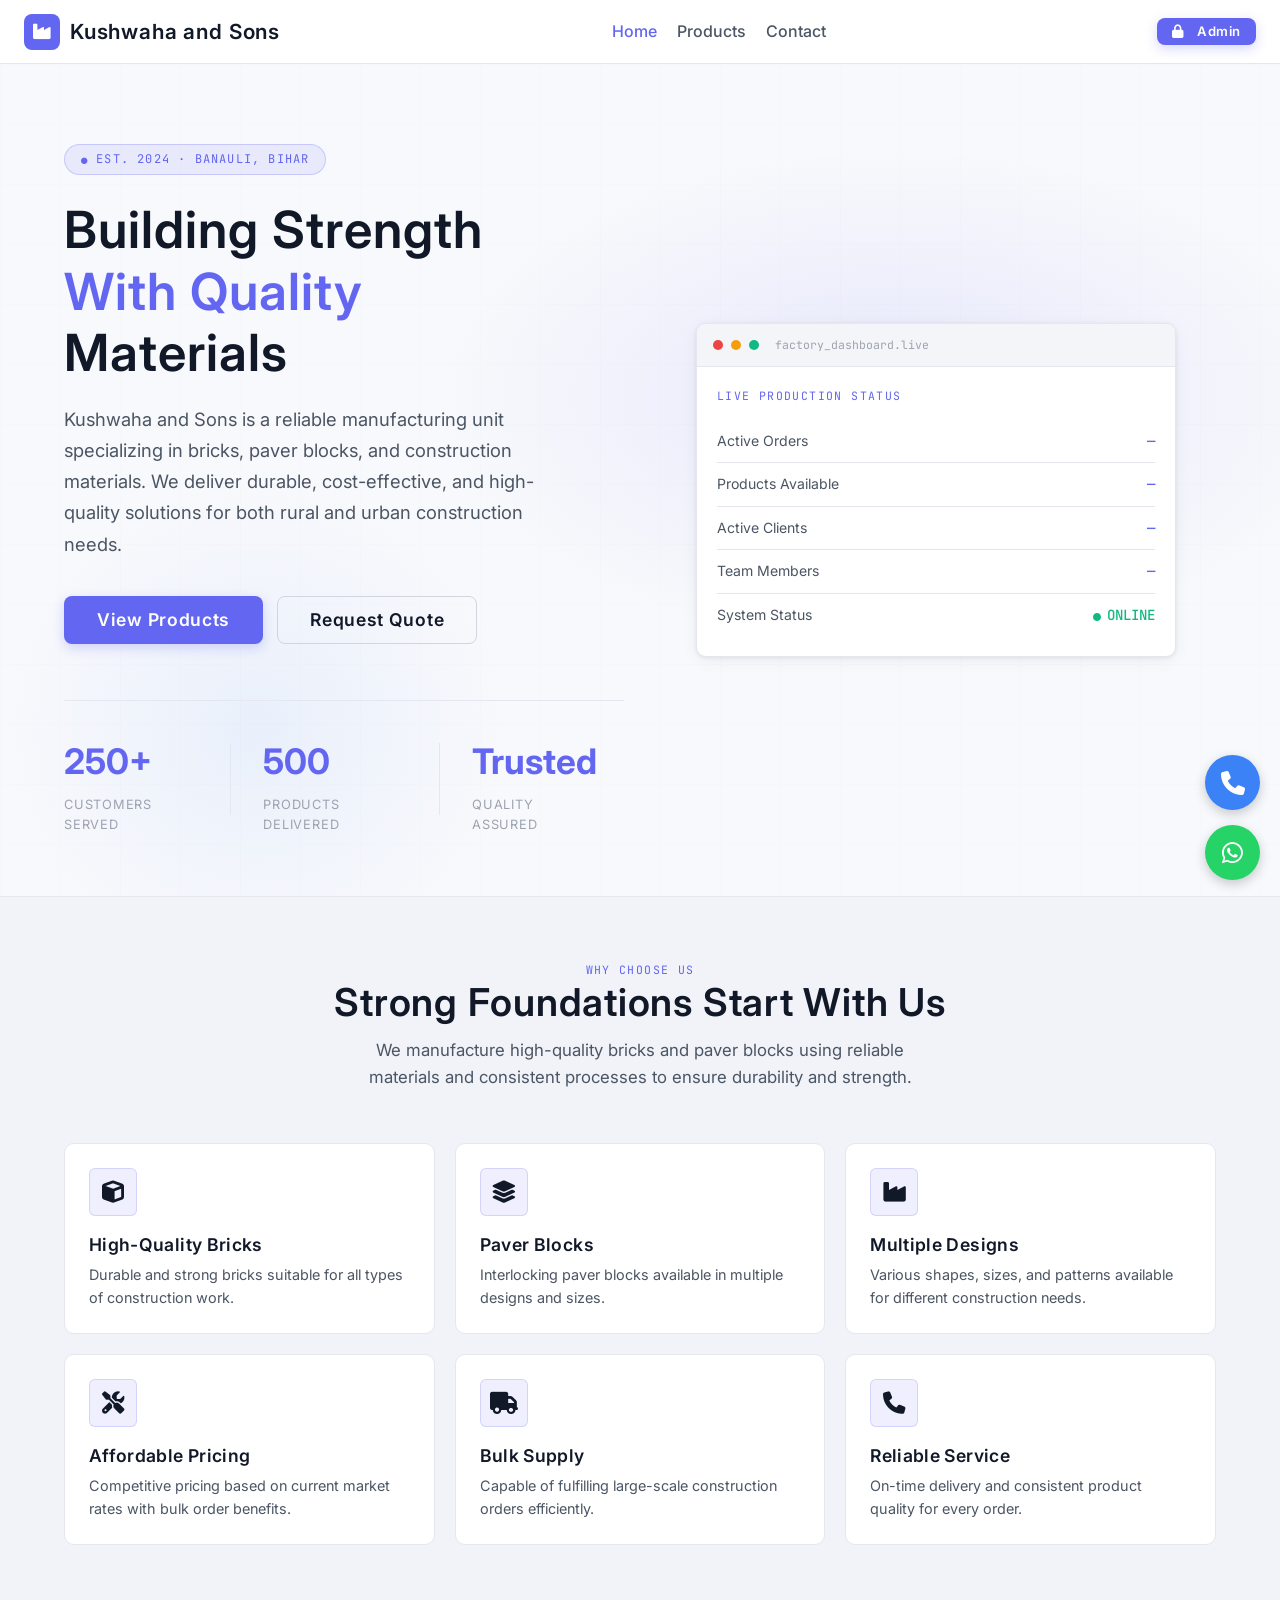
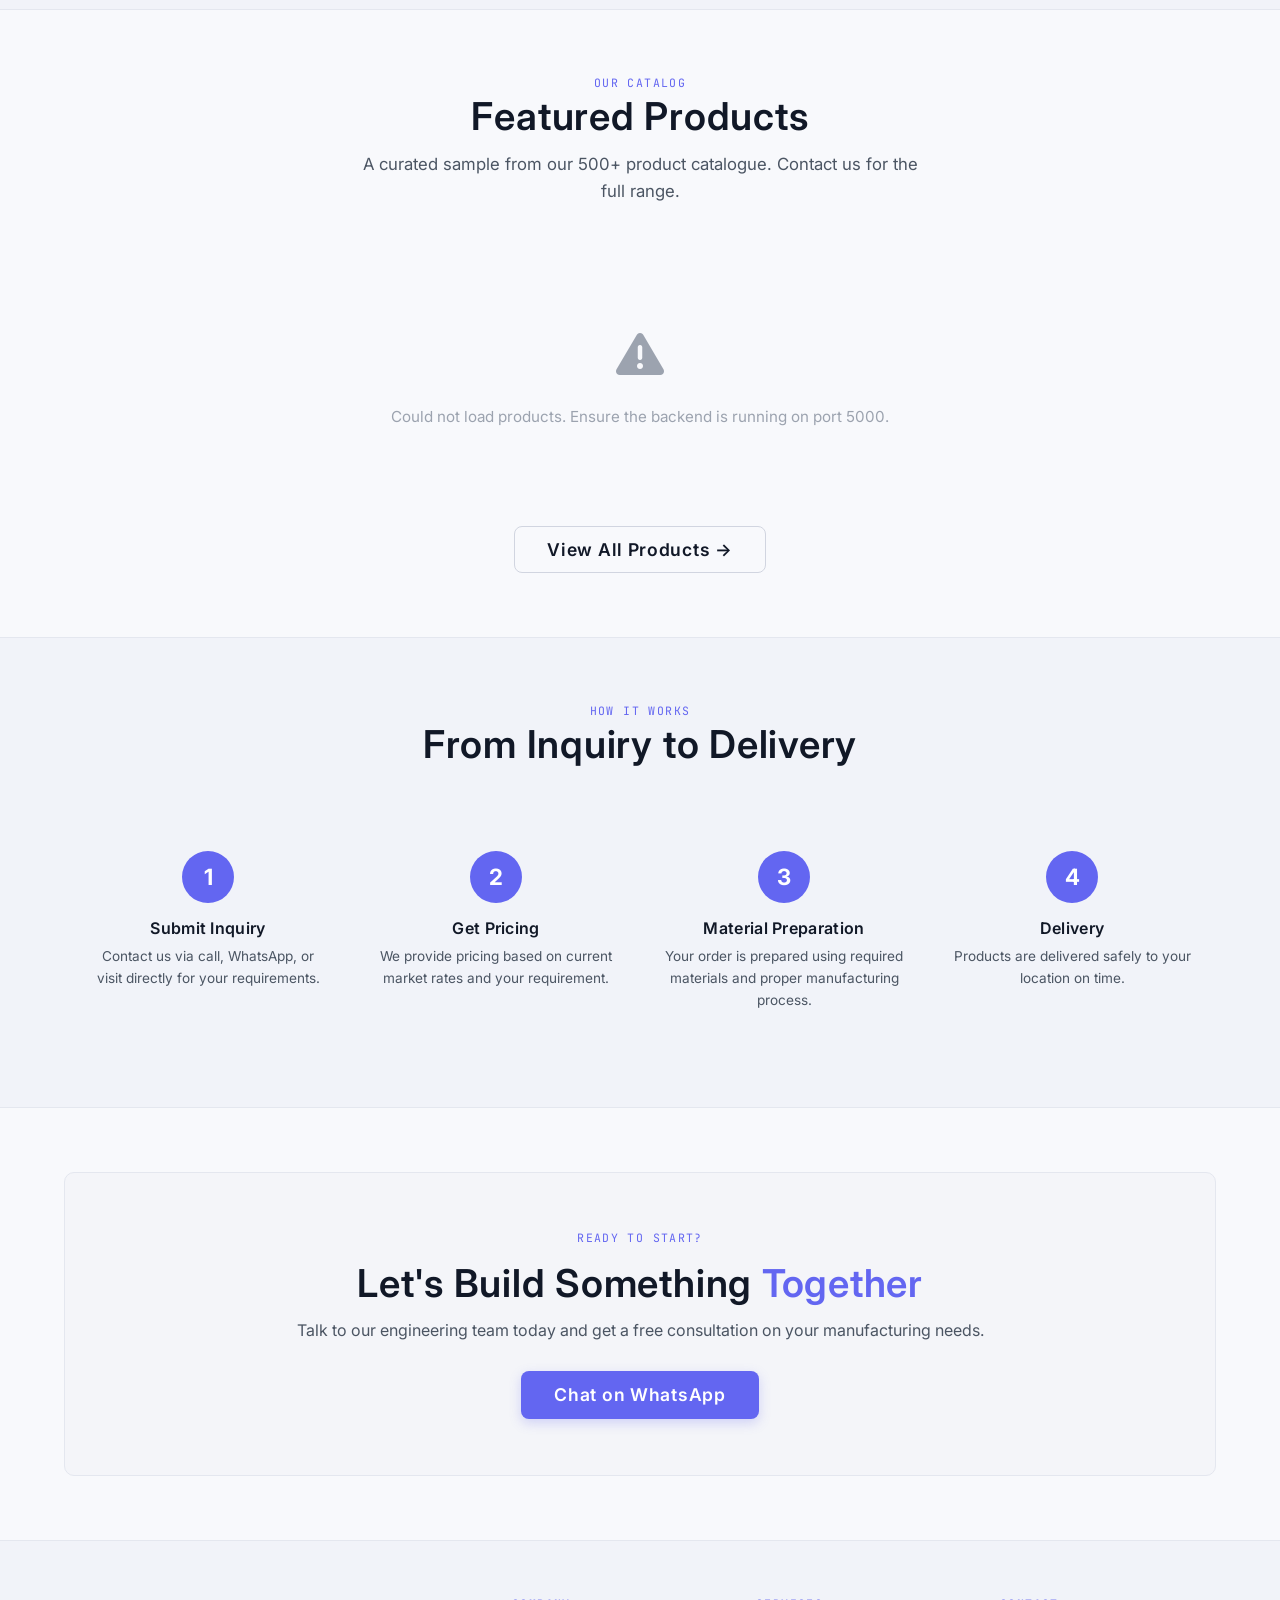
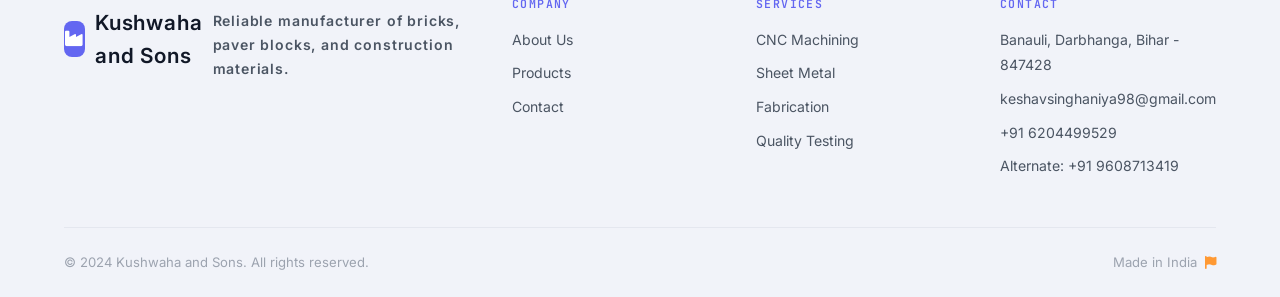
<file: index.html>
<!DOCTYPE html>
<html lang="en">
<head>
  <meta charset="UTF-8" />
  <meta name="viewport" content="width=device-width, initial-scale=1.0" />
  <title>Kushwaha and Sons – Bricks & Paver Block Manufacturer</title>
  <link rel="stylesheet" href="css/style.css" />
  <!-- Font Awesome Icons -->
  <link rel="stylesheet" href="https://cdnjs.cloudflare.com/ajax/libs/font-awesome/6.4.0/css/all.min.css" />
</head>
<body>

  <!-- ══ NAVBAR ══════════════════════════════════════════════ -->
  <nav class="navbar">
    <a href="index.html" class="nav-brand">
      <div class="brand-icon"><i class="fa-solid fa-industry"></i></div>
      Kushwaha and Sons
    </a>
    <div class="nav-links" id="navLinks">
      <a href="index.html" class="active">Home</a>
      <a href="products.html">Products</a>
      <a href="contact.html">Contact</a>
    </div>
    <a href="admin.html" class="btn btn-primary btn-sm nav-admin"><i class="fa-solid fa-lock" style="margin-right: 6px;"></i>Admin</a>
    <button class="nav-toggle" id="navToggle"><i class="fa-solid fa-bars"></i></button>
  </nav>

  <!-- ══ HERO ════════════════════════════════════════════════ -->
  <section class="hero">
    <div class="hero-bg"></div>
    <div class="hero-grid-pattern"></div>
    <div class="container">
      <div class="flex gap-4" style="align-items:center; flex-wrap:wrap;">

        <!-- Left column -->
        <div class="hero-content" style="flex:1; min-width:300px;">
          <div class="hero-eyebrow">
            <span><i class="fa-solid fa-circle" style="font-size:0.4rem;"></i></span> Est. 2024 · Banauli, Bihar
          </div>

          <h1>Building Strength<br><span>With Quality</span><br>Materials</h1>

          <p class="subtitle">
          Kushwaha and Sons is a reliable manufacturing unit specializing in bricks, paver blocks, and construction materials. 
          We deliver durable, cost-effective, and high-quality solutions for both rural and urban construction needs.
          </p>
          <div class="hero-actions">
            <a href="products.html" class="btn btn-primary btn-lg">View Products</a>
            <a href="contact.html" class="btn btn-outline btn-lg">Request Quote</a>
          </div>
          <div class="hero-stats">
            <div class="hero-stat-item">
              <div class="num">250+</div>
              <div class="desc">Customers Served</div>
            </div>
            <div class="hero-stat-item">
              <div class="num">500</div>
              <div class="desc">Products Delivered</div>
            </div>
            <div class="hero-stat-item">
              <div class="num">Trusted</div>
              <div class="desc">Quality Assured</div>
            </div>
          </div>
        </div>

        <!-- Right column — live-stats visual -->
        <div class="hero-image-col" style="flex:1; min-width:280px;">
          <div class="hero-visual">
            <div class="hero-visual-header">
              <div class="dot" style="background:#ef4444"></div>
              <div class="dot" style="background:#f59e0b"></div>
              <div class="dot" style="background:#10b981"></div>
              <span style="margin-left:8px; font-family:var(--font-mono); font-size:0.72rem; color:var(--text-muted)">factory_dashboard.live</span>
            </div>
            <div class="hero-visual-body">
              <div class="label" style="margin-bottom:14px;">Live Production Status</div>
              <div class="factory-stat-row"><span class="s-label">Active Orders</span><span class="s-val" id="liveOrders">—</span></div>
              <div class="factory-stat-row"><span class="s-label">Products Available</span><span class="s-val" id="liveProducts">—</span></div>
              <div class="factory-stat-row"><span class="s-label">Active Clients</span><span class="s-val" id="liveClients">—</span></div>
              <div class="factory-stat-row"><span class="s-label">Team Members</span><span class="s-val" id="liveEmployees">—</span></div>
              <div class="factory-stat-row"><span class="s-label">System Status</span><span class="s-val" style="color:var(--green)"><i class="fa-solid fa-circle" style="font-size:0.5rem; margin-right:6px;"></i>ONLINE</span></div>
            </div>
          </div>
        </div>

      </div>
    </div>
  </section>

  <!-- ══ FEATURES ════════════════════════════════════════════ -->
  <section style="background:var(--bg-secondary); border-top:1px solid var(--border); border-bottom:1px solid var(--border);">
    <div class="container">
      <div class="section-header">
        <div class="label">Why Choose Us</div>
        <h2>Strong Foundations Start With Us</h2>
        <p>We manufacture high-quality bricks and paver blocks using reliable materials and consistent processes to ensure durability and strength.</p>      </div>
      <div class="features-grid">
        <div class="feature-card">
          <div class="feature-icon"><i class="fa-solid fa-cube"></i></div>
          <h3>High-Quality Bricks</h3>
          <p>Durable and strong bricks suitable for all types of construction work.</p>
        </div>
        <div class="feature-card">
          <div class="feature-icon"><i class="fa-solid fa-layer-group"></i></div>
          <h3>Paver Blocks</h3>
          <p>Interlocking paver blocks available in multiple designs and sizes.</p>
        </div>
        <div class="feature-card">
          <div class="feature-icon"><i class="fa-solid fa-industry"></i></div>
          <h3>Multiple Designs</h3>
          <p>Various shapes, sizes, and patterns available for different construction needs.</p>       
         </div>
        <div class="feature-card">
          <div class="feature-icon"><i class="fa-solid fa-tools"></i></div>
          <h3>Affordable Pricing</h3>
          <p>Competitive pricing based on current market rates with bulk order benefits.</p>
        </div>
        <div class="feature-card">
          <div class="feature-icon"><i class="fa-solid fa-truck"></i></div>
          <h3>Bulk Supply</h3>
          <p>Capable of fulfilling large-scale construction orders efficiently.</p>
        </div>
        <div class="feature-card">
          <div class="feature-icon"><i class="fa-solid fa-phone"></i></div>
          <h3>Reliable Service</h3>
          <p>On-time delivery and consistent product quality for every order.</p>
        </div>
      </div>
    </div>
  </section>

  <!-- ══ PRODUCTS PREVIEW ════════════════════════════════════ -->
  <section>
    <div class="container">
      <div class="section-header">
        <div class="label">Our Catalog</div>
        <h2>Featured Products</h2>
        <p>A curated sample from our 500+ product catalogue. Contact us for the full range.</p>
      </div>
      <div class="products-grid" id="featuredProducts">
        <!-- Injected by main.js -->
        <div class="loading-state"><div class="spinner"></div><p style="margin-top:12px">Loading products…</p></div>
      </div>
      <div style="text-align:center; margin-top:36px;">
        <a href="products.html" class="btn btn-outline btn-lg">View All Products →</a>
      </div>
    </div>
  </section>

  <!-- ══ PROCESS ══════════════════════════════════════════════ -->
  <section style="background:var(--bg-secondary); border-top:1px solid var(--border); border-bottom:1px solid var(--border);">
    <div class="container">
      <div class="section-header">
        <div class="label">How It Works</div>
        <h2>From Inquiry to Delivery</h2>
      </div>
      <div class="process-steps">
        <div class="process-step">
          <div class="step-num">1</div>
          <h4>Submit Inquiry</h4>
          <p>Contact us via call, WhatsApp, or visit directly for your requirements.</p>
        </div>
        <div class="process-step">
          <div class="step-num">2</div>
          <h4>Get Pricing</h4>
            <p>We provide pricing based on current market rates and your requirement.</p>
        </div>
        <div class="process-step">
          <div class="step-num">3</div>
          <h4>Material Preparation</h4>
          <p>Your order is prepared using required materials and proper manufacturing process.</p>
        </div>
        <div class="process-step">
          <div class="step-num">4</div>
          <h4>Delivery</h4>
          <p>Products are delivered safely to your location on time.</p>
      </div>
    </div>
  </section>

  <!-- ══ CTA ══════════════════════════════════════════════════ -->
  <section>
    <div class="container">
      <div class="cta-banner">
        <div class="label" style="margin-bottom:12px;">Ready to Start?</div>
        <h2>Let's Build Something <span class="text-accent">Together</span></h2>
        <p>Talk to our engineering team today and get a free consultation on your manufacturing needs.</p>
        <a href="https://wa.me/916204499529" target="_blank" class="btn btn-primary btn-lg">
          Chat on WhatsApp
        </a>
      </div>
    </div>
  </section>

  <!-- ══ FOOTER ═══════════════════════════════════════════════ -->
  <footer>
    <div class="container">
      <div class="footer-grid">
        <div class="footer-brand">
          <div class="nav-brand" style="margin-bottom:12px;">
            <div class="brand-icon"><i class="fa-solid fa-industry"></i></div> Kushwaha and Sons
              <p>Reliable manufacturer of bricks, paver blocks, and construction materials.</p>
          </div>          
        </div>
        <div class="footer-col">
          <h5>Company</h5>
          <ul>
            <li><a href="index.html">About Us</a></li>
            <li><a href="products.html">Products</a></li>
            <li><a href="contact.html">Contact</a></li>
          </ul>
        </div>
        <div class="footer-col">
          <h5>Services</h5>
          <ul>
            <li><a href="#">CNC Machining</a></li>
            <li><a href="#">Sheet Metal</a></li>
            <li><a href="#">Fabrication</a></li>
            <li><a href="#">Quality Testing</a></li>
          </ul>
        </div>
        <div class="footer-col">
          <h5>Contact</h5>
          <ul>
            <li><a href="https://www.google.com/maps/dir/Banauli,+Bihar,+India/Prism+Cement+-+Pritam+Hardware,+Banauli,+Madhopur,+Bihar+847428/"
                   target="_blank">
                  Banauli, Darbhanga, Bihar - 847428
                </a>
              </li>
            <li><a href="mailto:keshavsinghaniya98@gmail.com">keshavsinghaniya98@gmail.com
                </a>
              </li>
            <li><a href="tel:+916204499529">+91 6204499529</a></li>
            <li><a href="tel:+919608713419">Alternate: +91 9608713419</a></li>
          </ul>
        </div>
      </div>
      <div class="footer-bottom">
        <span>© 2024 Kushwaha and Sons. All rights reserved.</span>
        <span>Made in India <i class="fa-solid fa-flag" style="color:#FF9933; margin-left:4px;"></i></span>
      </div>
    </div>
  </footer>

  <div class="toast" id="toast">
    <span class="toast-icon" id="toastIcon"><i class="fa-solid fa-circle-check"></i></span>
    <span class="toast-msg" id="toastMsg"></span>
  </div>

  <!-- Floating Buttons -->
  <a href="tel:+916204499529" class="floating-btn call-btn">
    <i class="fa-solid fa-phone"></i>
  </a>

  <a href="https://wa.me/916204499529" target="_blank" class="floating-btn whatsapp-btn">
    <i class="fa-brands fa-whatsapp"></i>
  </a>

  <script src="js/main.js"></script>
</body>
</html>
</file>
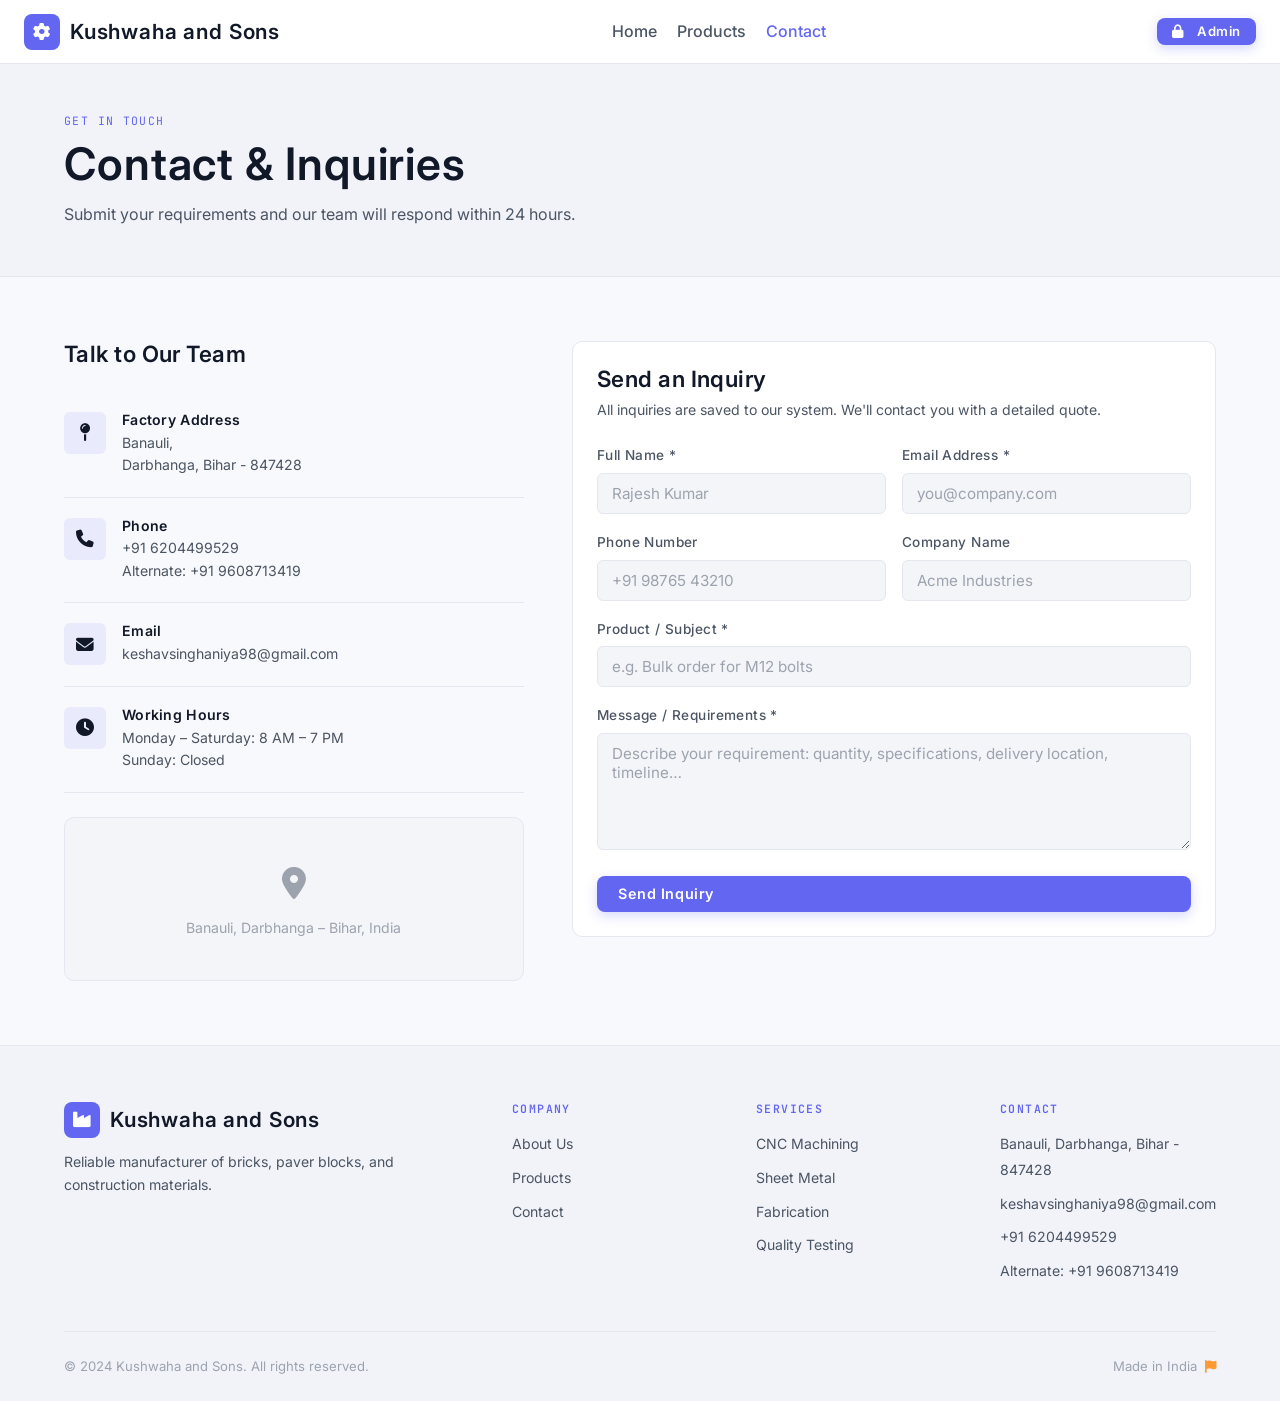
<file: contact.html>
<!DOCTYPE html>
<html lang="en">
<head>
  <meta charset="UTF-8" />
  <meta name="viewport" content="width=device-width, initial-scale=1.0" />
  <title>Contact Us – Kushwaha and Sons</title>
  <link rel="stylesheet" href="css/style.css" />
  <!-- Font Awesome Icons -->
  <link rel="stylesheet" href="https://cdnjs.cloudflare.com/ajax/libs/font-awesome/6.4.0/css/all.min.css" />
</head>
<body>

  <!-- NAVBAR -->
  <nav class="navbar">
    <a href="index.html" class="nav-brand">
      <div class="brand-icon"><i class="fa-solid fa-gear"></i></div>
      Kushwaha and Sons
    </a>
    <div class="nav-links" id="navLinks">
      <a href="index.html">Home</a>
      <a href="products.html">Products</a>
      <a href="contact.html" class="active">Contact</a>
    </div>
    <a href="admin.html" class="btn btn-primary btn-sm nav-admin"><i class="fa-solid fa-lock" style="margin-right: 6px;"></i>Admin</a>
    <button class="nav-toggle" id="navToggle"><i class="fa-solid fa-bars"></i></button>
  </nav>

  <!-- PAGE HEADER -->
  <div class="page-header">
    <div class="container">
      <div class="label">Get In Touch</div>
      <h1>Contact & Inquiries</h1>
      <p>Submit your requirements and our team will respond within 24 hours.</p>
    </div>
  </div>

  <!-- CONTACT SECTION -->
  <section>
    <div class="container">
      <div class="contact-grid">

        <!-- Info Panel -->
        <div>
          <h3 style="margin-bottom:24px;">Talk to Our Team</h3>
          <div class="contact-info-item">
            <div class="contact-icon"><i class="fa-solid fa-map-pin"></i></div>
            <div>
              <h4>Factory Address</h4>
              <p>Banauli,<br>Darbhanga, Bihar - 847428</p>
            </div>
          </div>
          <div class="contact-info-item">
            <div class="contact-icon"><i class="fa-solid fa-phone"></i></div>
            <div>
              <h4>Phone</h4>
              <p>+91 6204499529<br>Alternate: +91 9608713419</p>
            </div>
          </div>
          <div class="contact-info-item">
            <div class="contact-icon"><i class="fa-solid fa-envelope"></i></div>
            <div>
              <h4>Email</h4>
              <p>keshavsinghaniya98@gmail.com</p>
            </div>
          </div>
          <div class="contact-info-item">
            <div class="contact-icon"><i class="fa-solid fa-clock"></i></div>
            <div>
              <h4>Working Hours</h4>
              <p>Monday – Saturday: 8 AM – 7 PM<br>Sunday: Closed</p>
            </div>
          </div>

          <!-- Map placeholder -->
          <div style="margin-top:24px; background:var(--bg-elevated); border:1px solid var(--border); border-radius:var(--radius-lg); padding:40px; text-align:center; color:var(--text-muted);">
            <div style="font-size:2rem; margin-bottom:8px;"><i class="fa-solid fa-location-dot"></i></div>
            <p style="font-size:0.88rem;">Banauli, Darbhanga – Bihar, India</p>
          </div>
        </div>

        <!-- Form Panel -->
        <div class="card">
          <h3 style="margin-bottom:6px;">Send an Inquiry</h3>
          <p style="color:var(--text-secondary); font-size:0.88rem; margin-bottom:24px;">
            All inquiries are saved to our system. We'll contact you with a detailed quote.
          </p>

          <form id="contactForm" novalidate>
            <div style="display:grid; grid-template-columns:1fr 1fr; gap:16px;">
              <div class="form-group">
                <label for="name">Full Name *</label>
                <input type="text" id="name" class="form-control" placeholder="Rajesh Kumar" required />
              </div>
              <div class="form-group">
                <label for="email">Email Address *</label>
                <input type="email" id="email" class="form-control" placeholder="you@company.com" required />
              </div>
            </div>
            <div style="display:grid; grid-template-columns:1fr 1fr; gap:16px;">
              <div class="form-group">
                <label for="phone">Phone Number</label>
                <input type="tel" id="phone" class="form-control" placeholder="+91 98765 43210" />
              </div>
              <div class="form-group">
                <label for="company">Company Name</label>
                <input type="text" id="company" class="form-control" placeholder="Acme Industries" />
              </div>
            </div>
            <div class="form-group">
              <label for="subject">Product / Subject *</label>
              <input type="text" id="subject" class="form-control" placeholder="e.g. Bulk order for M12 bolts" required />
            </div>
            <div class="form-group">
              <label for="message">Message / Requirements *</label>
              <textarea id="message" class="form-control" rows="5"
                placeholder="Describe your requirement: quantity, specifications, delivery location, timeline…" required></textarea>
            </div>

            <!-- Validation error display -->
            <div id="formError" style="color:var(--red); font-size:0.85rem; margin-bottom:12px; display:none;"></div>

            <button type="submit" class="btn btn-primary" style="width:100%;" id="submitBtn">
              <span id="submitText">Send Inquiry</span>
              <span id="submitSpinner" class="spinner" style="display:none;"></span>
            </button>
          </form>
        </div>

      </div>
    </div>
  </section>

  <!-- FOOTER -->
  <footer>
    <div class="container">
      <div class="footer-grid">
        <div class="footer-brand">
          <div class="nav-brand" style="margin-bottom:12px;">
            <div class="brand-icon"><i class="fa-solid fa-industry"></i></div> Kushwaha and Sons
          </div>
          <p>Reliable manufacturer of bricks, paver blocks, and construction materials.</p>
        </div>
        <div class="footer-col"><h5>Company</h5><ul><li><a href="index.html">About Us</a></li><li><a href="products.html">Products</a></li><li><a href="contact.html">Contact</a></li></ul></div>
        <div class="footer-col"><h5>Services</h5><ul><li><a href="#">CNC Machining</a></li><li><a href="#">Sheet Metal</a></li><li><a href="#">Fabrication</a></li><li><a href="#">Quality Testing</a></li></ul></div>
        <div class="footer-col"><h5>Contact</h5><ul><li><a href="https://www.google.com/maps/dir/Banauli,+Bihar,+India/Prism+Cement+-+Pritam+Hardware,+Banauli,+Madhopur,+Bihar+847428/" target="_blank">Banauli, Darbhanga, Bihar - 847428</a></li><li><a href="mailto:keshavsinghaniya98@gmail.com">keshavsinghaniya98@gmail.com</a></li><li><a href="tel:+916204499529">+91 6204499529</a></li><li><a href="tel:+919608713419">Alternate: +91 9608713419</a></li></ul></div>
      </div>
      <div class="footer-bottom"><span>© 2024 Kushwaha and Sons. All rights reserved.</span><span>Made in India <i class="fa-solid fa-flag" style="color:#FF9933; margin-left:4px;"></i></span></div>
    </div>
  </footer>

  <div class="toast" id="toast">
    <span class="toast-icon" id="toastIcon"><i class="fa-solid fa-circle-check"></i></span>
    <span class="toast-msg" id="toastMsg"></span>
  </div>

  <script src="js/main.js"></script>
  <script>
    document.addEventListener('DOMContentLoaded', () => {
      // Pre-fill product if coming from products page
      const params  = new URLSearchParams(window.location.search);
      const product = params.get('product');
      if (product) {
        document.getElementById('subject').value = `Inquiry: ${product}`;
      }

      const form         = document.getElementById('contactForm');
      const submitBtn    = document.getElementById('submitBtn');
      const submitText   = document.getElementById('submitText');
      const submitSpinner= document.getElementById('submitSpinner');
      const formError    = document.getElementById('formError');

      form.addEventListener('submit', async (e) => {
        e.preventDefault();
        formError.style.display = 'none';

        // Validate
        const name    = document.getElementById('name').value.trim();
        const email   = document.getElementById('email').value.trim();
        const message = document.getElementById('message').value.trim();

        if (!name || !email || !message) {
          formError.textContent = 'Please fill in all required fields (*)';
          formError.style.display = 'block';
          return;
        }
        if (!/^\S+@\S+\.\S+$/.test(email)) {
          formError.textContent = 'Please enter a valid email address.';
          formError.style.display = 'block';
          return;
        }

        // Submit
        submitBtn.disabled = true;
        submitText.textContent = 'Sending…';
        submitSpinner.style.display = 'inline-block';

        try {
          const res = await fetch(`${API_BASE}/clients`, {
            method: 'POST',
            headers: { 'Content-Type': 'application/json' },
            body: JSON.stringify({
              name,
              email,
              phone:   document.getElementById('phone').value.trim(),
              company: document.getElementById('company').value.trim(),
              message: `[${document.getElementById('subject').value}] ${message}`
            })
          });

          const data = await res.json();
          if (res.ok) {
            showToast('Inquiry sent! We\'ll get back to you within 24 hours.', 'success');
            form.reset();
          } else {
            formError.textContent = data.message || 'Submission failed. Please try again.';
            formError.style.display = 'block';
          }
        } catch {
          formError.textContent = 'Network error. Please check your connection.';
          formError.style.display = 'block';
        } finally {
          submitBtn.disabled = false;
          submitText.textContent = 'Send Inquiry';
          submitSpinner.style.display = 'none';
        }
      });
    });
  </script>
</body>
</html>
</file>
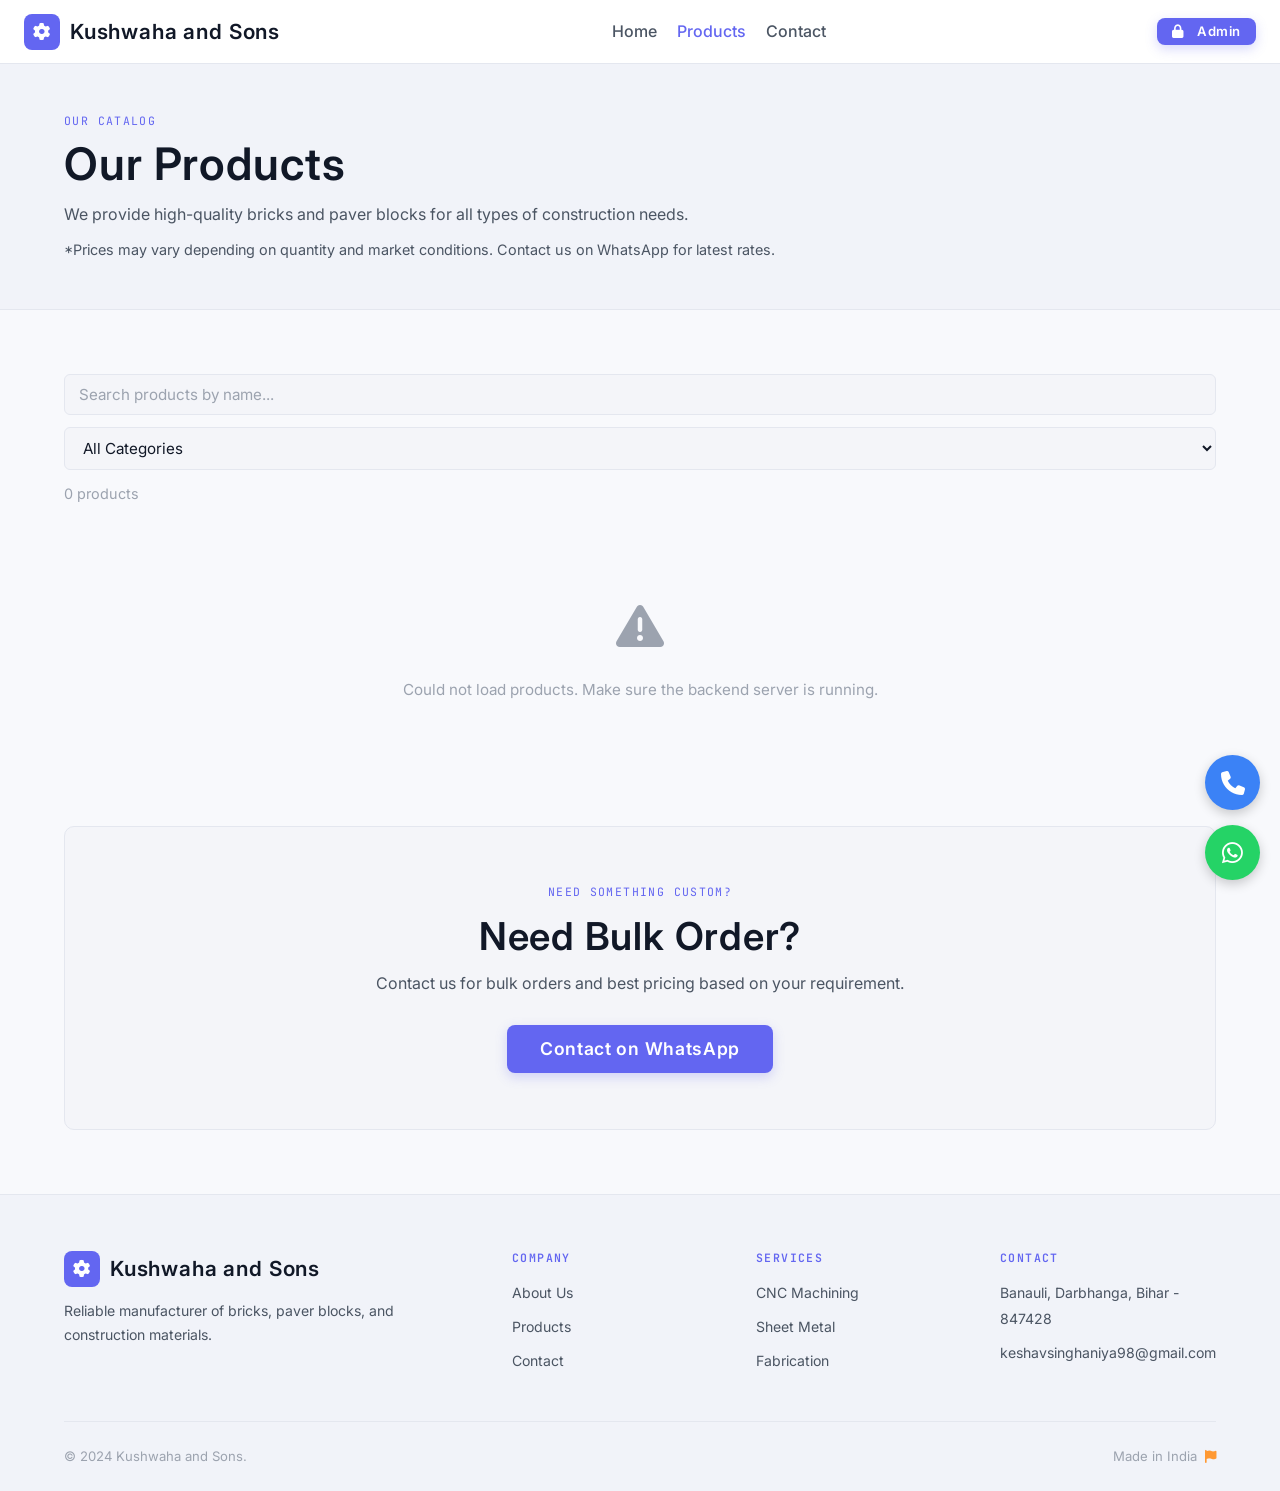
<file: products.html>
<!DOCTYPE html>
<html lang="en">
<head>
  <meta charset="UTF-8" />
  <meta name="viewport" content="width=device-width, initial-scale=1.0" />
  <title>Products – Kushwaha and Sons</title>
  <link rel="stylesheet" href="css/style.css" />
  <!-- Font Awesome Icons -->
  <link rel="stylesheet" href="https://cdnjs.cloudflare.com/ajax/libs/font-awesome/6.4.0/css/all.min.css" />
</head>
<body>

  <!-- NAVBAR -->
  <nav class="navbar">
    <a href="index.html" class="nav-brand">
      <div class="brand-icon"><i class="fa-solid fa-gear"></i></div>
      Kushwaha and Sons
    </a>
    <div class="nav-links" id="navLinks">
      <a href="index.html">Home</a>
      <a href="products.html" class="active">Products</a>
      <a href="contact.html">Contact</a>
    </div>
    <a href="admin.html" class="btn btn-primary btn-sm nav-admin"><i class="fa-solid fa-lock" style="margin-right: 6px;"></i>Admin</a>
    <button class="nav-toggle" id="navToggle"><i class="fa-solid fa-bars"></i></button>
  </nav>

  <!-- PAGE HEADER -->
  <div class="page-header">
    <div class="container">
      <div class="label">Our Catalog</div>
      <h1>Our Products</h1>
      <p>We provide high-quality bricks and paver blocks for all types of construction needs.</p>
      <p class="price-note">*Prices may vary depending on quantity and market conditions. Contact us on WhatsApp for latest rates.</p>
    </div>
  </div>

  <!-- MAIN CONTENT -->
  <section>
    <div class="container">      

      <!-- Search & Filter Bar -->
      <div style="display:flex; gap:12px; margin-bottom:24px; flex-wrap:wrap; align-items:center;">
        <input type="text" id="searchInput" class="form-control" placeholder="Search products by name..." style="flex:1; min-width:200px;" />
        <select id="categoryFilter" class="form-control" style="min-width:150px;">
          <option value="">All Categories</option>
        </select>
        <div style="font-size:0.9rem; color:var(--text-muted);">
          <span id="productCount">0 products</span>
        </div>
      </div>

      <!-- Product Grid -->
      <div class="products-grid" id="productsGrid">
        <div class="loading-state"><div class="spinner"></div><p style="margin-top:12px">Loading products…</p></div>
      </div>

    </div>
  </section>

  <!-- CTA -->
  <section style="padding-top:0;">
    <div class="container">
      <div class="cta-banner">
        <div class="label" style="margin-bottom:12px;">Need Something Custom?</div>
        <h2>Need Bulk Order?</h2>
        <p>Contact us for bulk orders and best pricing based on your requirement.</p>
        <a href="https://wa.me/916204499529" target="_blank" class="btn btn-primary btn-lg">
          Contact on WhatsApp
        </a>
      </div>
    </div>
  </section>

  <!-- FOOTER -->
  <footer>
    <div class="container">
      <div class="footer-grid">
        <div class="footer-brand">
          <div class="nav-brand" style="margin-bottom:12px;"><div class="brand-icon"><i class="fa-solid fa-gear"></i></div> Kushwaha and Sons</div>
          <p>Reliable manufacturer of bricks, paver blocks, and construction materials.</p>
        </div>
        <div class="footer-col"><h5>Company</h5><ul><li><a href="index.html">About Us</a></li><li><a href="products.html">Products</a></li><li><a href="contact.html">Contact</a></li></ul></div>
        <div class="footer-col"><h5>Services</h5><ul><li><a href="#">CNC Machining</a></li><li><a href="#">Sheet Metal</a></li><li><a href="#">Fabrication</a></li></ul></div>
        <div class="footer-col"><h5>Contact</h5><ul><li><a href="#">Banauli, Darbhanga, Bihar - 847428</a></li><li><a href="mailto:keshavsinghaniya98@gmail.com">keshavsinghaniya98@gmail.com</a></li></ul></div>
      </div>
      <div class="footer-bottom"><span>© 2024 Kushwaha and Sons.</span><span>Made in India <i class="fa-solid fa-flag" style="color:#FF9933; margin-left:4px;"></i></span></div>
    </div>
  </footer>

  <div class="toast" id="toast">
    <span class="toast-icon" id="toastIcon"><i class="fa-solid fa-circle-check"></i></span>
    <span class="toast-msg" id="toastMsg"></span>
  </div>

  <!-- Floating Buttons -->
<a href="tel:+916204499529" class="floating-btn call-btn">
  <i class="fa-solid fa-phone"></i>
</a>

<a href="https://wa.me/916204499529" target="_blank" class="floating-btn whatsapp-btn">
  <i class="fa-brands fa-whatsapp"></i>
</a>
  <script src="js/main.js"></script>
  <script>
    // Global image error handler (same as main.js)
    window.handleImageError = function(imgElement) {
      if (imgElement.parentElement) {
        const fallback = imgElement.dataset.fallback || '<div style="width:100%; height:100%; display:flex; align-items:center; justify-content:center; background:#f0f0f0;"><i class="fa-solid fa-image"></i></div>';
        imgElement.parentElement.innerHTML = fallback;
      }
    };

    // Products page logic (extends main.js)
    document.addEventListener('DOMContentLoaded', async () => {
      const grid       = document.getElementById('productsGrid');
      const searchInput= document.getElementById('searchInput');
      const catFilter  = document.getElementById('categoryFilter');
      const countEl    = document.getElementById('productCount');

      let allProducts  = [];

      // Fetch all products from API
      try {
        const res = await fetch(`${API_BASE}/products?active=true`);
        allProducts = await res.json();

        // Build category options
        const cats = [...new Set(allProducts.map(p => p.category).filter(Boolean))];
        cats.forEach(c => {
          const opt = document.createElement('option');
          opt.value = c; opt.textContent = c;
          catFilter.appendChild(opt);
        });

        renderProducts(allProducts);
      } catch (e) {
        grid.innerHTML = `<div class="empty-state" style="grid-column:1/-1;"><div class="empty-icon"><i class="fa-solid fa-triangle-exclamation"></i></div><p>Could not load products. Make sure the backend server is running.</p></div>`;
      }

      function renderProducts(list) {
        countEl.textContent = `${list.length} product${list.length !== 1 ? 's' : ''}`;
        if (!list.length) {
          grid.innerHTML = `<div class="empty-state" style="grid-column:1/-1;"><div class="empty-icon"><i class="fa-solid fa-box"></i></div><p>No products match your search.</p></div>`;
          return;
        }
        const icons = { 'Fasteners':'<i class="fa-solid fa-bolt"></i>','Mechanical':'<i class="fa-solid fa-gear"></i>','Sealing':'<i class="fa-solid fa-circle"></i>','Metal Profiles':'<i class="fa-solid fa-building"></i>','Hydraulics':'<i class="fa-solid fa-droplet"></i>','Piping':'<i class="fa-solid fa-wrench"></i>' };
        grid.innerHTML = list.map(p => {
          // Use product image if available, otherwise use category icon
          const fallbackHtml = `<div style="width:100%; height:100%; display:flex; align-items:center; justify-content:center; background:#f0f0f0;"><i class="fa-solid fa-image"></i></div>`;
          
          // Check if image has base64 data (new structure) or is a URL string (old structure)
          let imageSrc = '';
          if (p.images && p.images.length > 0) {
            const img = p.images[0];
            if (img.data) {
              // New structure: base64 encoded image
              imageSrc = `data:${img.mimetype};base64,${img.data}`;
            } else if (typeof img === 'string') {
              // Old structure: URL string
              imageSrc = img;
            }
          }
          const imageContent = imageSrc
            ? `<img src="${imageSrc}" alt="${p.name}" style="width:100%; height:100%; object-fit:cover;" data-fallback="${fallbackHtml.replace(/"/g, '&quot;')}" onerror="handleImageError(this);">`
            : `<div style="width:100%; height:100%; display:flex; align-items:center; justify-content:center; background:#f0f0f0;">${icons[p.category] || '<i class="fa-solid fa-industry"></i>'}</div>`;
          
          return `
          <div class="product-card">
            <div class="product-img">${imageContent}</div>
            <div class="product-body">
              <div class="product-category">${p.category || 'General'}</div>
              <div class="product-name">${p.name}</div>
              <p class="product-desc">${p.description || 'High-quality industrial component.'}</p>
              <div style="display:flex; gap:8px; margin-bottom:14px; flex-wrap:wrap;">
                <span class="badge badge-gray">SKU: ${p.sku}</span>
                <span class="badge ${p.stock > 0 ? 'badge-green' : 'badge-red'}">${p.stock > 0 ? 'In Stock' : 'Out of Stock'}</span>
                ${p.minOrderQty > 1 ? `<span class="badge badge-blue">MOQ: ${p.minOrderQty}</span>` : ''}
              </div>
              <div class="product-footer">
                <div>
                  <div class="product-price">₹${p.price.toLocaleString('en-IN')}</div>
                  <div class="product-unit">per ${p.unit}</div>
                </div>
                <a href="contact.html?product=${encodeURIComponent(p.name)}" class="btn btn-primary btn-sm">Enquire</a>
              </div>
            </div>
          </div>
        `;
        }).join('');
      }

      // Live filter
      function filter() {
        const q   = searchInput ? searchInput.value.toLowerCase() : '';
        const cat = catFilter ? catFilter.value : '';
        const filtered = allProducts.filter(p =>
          (!q   || p.name.toLowerCase().includes(q) || (p.description||'').toLowerCase().includes(q)) &&
          (!cat || p.category === cat)
        );
        renderProducts(filtered);
      }
      if (searchInput) searchInput.addEventListener('input', filter);
      if (catFilter) catFilter.addEventListener('change', filter);
    });
  </script>
  
</body>
</html>
</file>
<file: css/style.css>
/* ============================================================
   style.css  –  Factory Management System
   Theme: Industrial Precision  |  Dark steel + amber accent
   ============================================================ */

@import url('https://fonts.googleapis.com/css2?family=Inter:wght@400;500;600;700&family=JetBrains+Mono:wght@400;500&display=swap');

/* ── CSS Variables ─────────────────────────────────────── */
:root {
  --bg-primary:    #f8f9fc;    
  --bg-secondary:  #f1f3f9;   
  --bg-card:       #ffffff;   
  --bg-elevated:   #f4f5f9;   
  --border:        #e4e7ef;   
  --border-light:  #d1d5e0;   

  --text-primary:  #111827;   
  --text-secondary:#4b5563;   
  --text-muted:    #9ca3af;   

  --accent:        #6366f1;   
  --accent-dim:    #4f46e5;   
  --accent-glow:   rgba(99,102,241,0.10); 

  --green:  #10b981;
  --red:    #ef4444;
  --blue:   #3b82f6;
  --purple: #8b5cf6;

  --font-display: 'Inter', sans-serif;    
  --font-body:    'Inter', sans-serif;    
  --font-mono:    'JetBrains Mono', monospace;

  --radius:    6px;    
  --radius-lg: 10px;   

  --shadow:    0 1px 4px rgba(0,0,0,0.07), 0 4px 16px rgba(0,0,0,0.05); 
  --shadow-sm: 0 1px 3px rgba(0,0,0,0.06);                               
  --transition: all 0.15s ease;


}

/* ── Reset & Base ───────────────────────────────────────── */
*, *::before, *::after { box-sizing: border-box; margin: 0; padding: 0; }

html { scroll-behavior: smooth; }

body {
  font-family: var(--font-body);
  font-weight: 400;
  background: var(--bg-primary);
  color: var(--text-primary);
  line-height: 1.6;
  min-height: 100vh;
  -webkit-font-smoothing: antialiased;
}

a { color: var(--accent); text-decoration: none; transition: var(--transition); }
a:hover { color: var(--accent); }
img { max-width: 100%; display: block; }
ul { list-style: none; }

/* ── Typography ─────────────────────────────────────────── */
h1, h2, h3, h4, h5 {
  font-family: var(--font-display);
  font-weight: 600;
  letter-spacing: 0.02em;
  line-height: 1.2;
}
h1 { font-size: clamp(2rem, 4vw, 3.2rem); }
h2 { font-size: clamp(1.6rem, 3vw, 2.4rem); }
h3 { font-size: 1.4rem; }
h4 { font-size: 1.1rem; }

.label {
  font-family: var(--font-mono);
  font-size: 0.72rem;
  letter-spacing: 0.12em;
  text-transform: uppercase;
  color: var(--accent);
}

/* ── Layout Utilities ───────────────────────────────────── */
.container { width: 100%; max-width: 1200px; margin: 0 auto; padding: 0 24px; }
.flex  { display: flex; }
.grid  { display: grid; }
.gap-1 { gap: 8px; }
.gap-2 { gap: 16px; }
.gap-3 { gap: 24px; }
.gap-4 { gap: 32px; }
.items-center { align-items: center; }
.justify-between { justify-content: space-between; }
.flex-col { flex-direction: column; }
.text-center { text-align: center; }

/* ── Buttons ────────────────────────────────────────────── */
.btn {
  position: relative;
  display: inline-flex;
  align-items: center;
  gap: 8px;
  padding: 10px 20px;
  border-radius: 8px;
  font-family: var(--font-display);
  font-size: 0.9rem;
  font-weight: 600;
  letter-spacing: 0.04em;
  cursor: pointer;
  border: 1px solid transparent;
  transition: var(--transition);
  white-space: nowrap;
  line-height: 1;
}
.btn-primary {
  background: var(--accent);
  color: #ffffff;
  box-shadow: 0 4px 12px rgba(99, 102, 241, 0.25);
}

.btn-primary:hover {
  background: var(--accent-dim);
}
.btn-outline {
  background: transparent;
  border: 1px solid var(--border-light);
  color: var(--text-primary);
}

.btn-outline:hover {
  background: var(--bg-elevated);
  border-color: var(--accent);
  color: var(--accent);
}
.btn-ghost {
  background: transparent;
  color: var(--text-secondary);
  padding: 8px 14px;
  border: 1px solid transparent;
  transition: var(--transition);
}

.btn-ghost:hover {
  background: var(--bg-elevated);
  color: var(--text-primary);
  border-color: var(--border-light);
  transform: none;
}

.btn-danger { background: var(--red); color: #fff; }
.btn-danger:hover { background: #dc2626; }
.btn-success { background: var(--green); color: #fff; }
.btn-success:hover { background: #059669; }

.btn-sm { padding: 6px 14px; font-size: 0.82rem; }
.btn-lg { padding: 14px 32px; font-size: 1.1rem; }

/* ── Cards ──────────────────────────────────────────────── */
.card {
  background: var(--bg-card);
  border: 1px solid var(--border);
  border-radius: var(--radius-lg);
  padding: 24px;
}

.card:hover {
  border-color: var(--accent-glow);
}

.card-elevated {
  background: var(--bg-card);
  box-shadow: var(--shadow);   /* OLD: var(--shadow) on dark bg looked heavy */
}

/* ── Forms ──────────────────────────────────────────────── */
.form-group { margin-bottom: 18px; }
.form-group label {
  display: block;
  font-size: 0.85rem;
  font-weight: 500;
  color: var(--text-secondary);
  margin-bottom: 6px;
  letter-spacing: 0.03em;
}
.form-control {
  width: 100%;
  padding: 10px 14px;
  background: var(--bg-elevated);
  border: 1.5px solid var(--border);
  border-radius: var(--radius);
  color: var(--text-primary);
  font-family: var(--font-body);
  font-size: 0.95rem;
  transition: var(--transition);
  outline: none;
}
.form-control:focus { border-color: var(--accent); box-shadow: 0 0 0 3px var(--accent-glow); }
.form-control::placeholder { color: var(--text-muted); }
textarea.form-control { resize: vertical; min-height: 110px; }
select.form-control { cursor: pointer; }

/* ── Tables ─────────────────────────────────────────────── */
.table-wrap { overflow-x: auto; border-radius: var(--radius); }
.data-table {
  width: 100%;
  border-collapse: collapse;
  font-size: 0.9rem;
}
.data-table th {
  background: var(--bg-elevated);   
  color: var(--text-secondary);
  font-family: var(--font-mono);    
  font-size: 0.75rem;
  letter-spacing: 0.06em;          
  text-transform: uppercase;
  padding: 14px 20px;               
  text-align: left;
  white-space: nowrap;
  border-bottom: 1px solid var(--border);  
}
.data-table td {
  padding: 16px 20px;              
  border-bottom: 1px solid var(--border);
  color: var(--text-primary);      
  vertical-align: middle;
  font-size: 0.9rem;              
  line-height: 1.5;                
}
.data-table tr:last-child td { border-bottom: none; }
.data-table tbody tr { transition:  background 0.1s ease; }
.data-table tbody tr:hover {
  background: var(--bg-elevated);
}
/* ── Badges / Pills ─────────────────────────────────────── */
.badge {
  display: inline-block;
  padding: 3px 10px;
  border-radius: 20px;
  font-size: 0.75rem;
  font-weight: 600;
  letter-spacing: 0.04em;
  text-transform: uppercase;
}
.badge-green   { background: rgba(16,185,129,0.15); color: var(--green); }
.badge-accent  { background: rgba(99,102,241,0.15); color: var(--accent); }
.badge-red     { background: rgba(239,68,68,0.15);  color: var(--red); }
.badge-blue    { background: rgba(59,130,246,0.15); color: var(--blue); }
.badge-purple  { background: rgba(139,92,246,0.15); color: var(--purple); }
.badge-gray    { background: rgba(139,147,168,0.15); color: var(--text-secondary); }

/* ── Navbar ─────────────────────────────────────────────── */
.navbar {
  background: #ffffff;              /* solid white */
  border-bottom: 1px solid var(--border);
  height: 64px;
  display: flex;
  align-items: center;
  gap: 20px;
  padding: 0 24px;
}
.nav-brand {
  display: flex;
  align-items: center;
  gap: 10px;
  font-family: var(--font-display);
  font-size: 1.3rem;
  font-weight: 600;
  color: var(--text-primary);
  letter-spacing: 0.04em;
  transition: var(--transition);
  flex-shrink: 0;
}

.nav-brand:hover {
color: var(--accent);
}
.nav-brand .brand-icon {
  width: 36px; height: 36px;
  background: var(--accent);
  border-radius: 8px;
  display: flex; align-items: center; justify-content: center;
  color: #ffffff;
  font-size: 1.1rem;
}
.nav-links { 
  display: flex; 
  align-items: center; 
  gap: 20px;
  flex: 1;
  justify-content: center;
}
.nav-links a {
  position: relative;
  color: var(--text-secondary);
  font-weight: 500;
}
.nav-links a::after {
  content: '';
  position: absolute;
  left: 0;
  bottom: 2px;
  width: 0%;
  height: 2px;
  background: var(--accent);
  transition: width 0.3s ease;
}

.nav-links a:hover::after {
  width: 100%;
}
.nav-links a:hover {
  color: var(--text-primary);
}

.nav-links a.active {
  color: var(--accent);
}

.nav-admin {
  flex-shrink: 0;
  margin-left: auto;
}

.nav-cta { display: flex; align-items: center; gap: 12px; }

/* Mobile hamburger */
.nav-toggle { display: none; background: none; border: none; color: var(--text-primary); font-size: 1.4rem; cursor: pointer; flex-shrink: 0; }

@media (max-width: 768px) {
  .navbar {
    gap: 12px;
  }
  .nav-links { 
    display: none;
    flex: none;
    justify-content: flex-start;
  }
  .nav-links.open {
    display: flex; 
    flex-direction: column;
    position: absolute; 
    top: 64px; 
    left: 0; 
    right: 0;
    background: var(--bg-secondary);
    border-bottom: 1px solid var(--border);
    padding: 12px;
  }
  .nav-admin {
    display: none;
  }
  .nav-toggle { display: block; }
}

/* ── Hero Section ───────────────────────────────────────── */
.hero {
  position: relative;
  min-height: 92vh;
  display: flex;
  align-items: center;
  overflow: hidden;
  padding: 80px 0 60px;
}
.hero-bg {
  position: absolute; inset: 0;
  background:
    radial-gradient(ellipse 60% 50% at 70% 40%, rgba(99,102,241,0.12) 0%, transparent 60%),
    radial-gradient(ellipse 40% 60% at 20% 80%, rgba(59,130,246,0.08) 0%, transparent 50%);
}
.hero-grid-pattern {
  position: absolute; inset: 0; opacity: 0.04;
  background-image:
    linear-gradient(var(--border-light) 1px, transparent 1px),
    linear-gradient(90deg, var(--border-light) 1px, transparent 1px);
  background-size: 60px 60px;
}
.hero-content { position: relative; z-index: 1; }
.hero-eyebrow {
  display: inline-flex; align-items: center; gap: 8px;
  background: var(--accent-glow);
  border: 1px solid rgba(99,102,241,0.25);
  border-radius: 20px;
  padding: 5px 16px;
  margin-bottom: 24px;
  font-family: var(--font-mono);
  font-size: 0.75rem;
  letter-spacing: 0.1em;
  color: var(--accent);
  text-transform: uppercase;
}
.hero h1 {
  margin-bottom: 20px;
  font-family: var(--font-display);
  line-height: 1.2;
  font-weight: 600;
  max-width: 600px;
}
.hero h1 span { color: var(--accent); }
.hero .subtitle {
  font-size: 1.15rem;
  color: var(--text-secondary);
  max-width: 520px;
  margin-bottom: 36px;
  line-height: 1.7;
}
.hero-actions { display: flex; gap: 14px; flex-wrap: wrap; }
.hero-stats {
  display: flex; gap: 32px; margin-top: 56px;
  padding-top: 32px;
  border-top: 1px solid var(--border);
}
.hero-stat-item {
  display: flex;
  flex-direction: column;
  gap: 6px;
  padding-right: 24px;
  position: relative;
}

.hero-stat-item:not(:last-child)::after {
  content: '';
  position: absolute;
  right: 0;
  top: 10%;
  height: 70%;
  width: 1px;
  background: var(--border);
}
.hero-stat-item .num {
  font-family: var(--font-display);
  font-size: 2.2rem;
  font-weight: 700;
  color: var(--accent);
}
.hero-stat-item .desc {
  font-size: 0.8rem;
  color: var(--text-muted);
  text-transform: uppercase;
  letter-spacing: 0.06em;
}
.hero-image-col {
  position: relative;
  display: flex; align-items: center; justify-content: center;
}
.hero-visual {
  width: 100%; max-width: 480px;
  background: var(--bg-card);
  border: 1px solid var(--border);
  border-radius: var(--radius-lg);
  overflow: hidden;
  box-shadow: var(--shadow);
}
.hero-visual {
  transition: transform 0.3s ease;
}

.hero-visual:hover {
  transform: none;
}
.hero-visual-header {
  background: var(--bg-elevated);
  padding: 12px 16px;
  display: flex; align-items: center; gap: 8px;
  border-bottom: 1px solid var(--border);
}
.hero-visual-header .dot {
  width: 10px; height: 10px; border-radius: 50%;
}
.hero-visual-body { padding: 20px; }
.factory-stat-row {
  display: flex; justify-content: space-between;
  padding: 10px 0;
  border-bottom: 1px solid var(--border);
  font-size: 0.88rem;
}
.factory-stat-row:last-child { border-bottom: none; }
.factory-stat-row .s-label { color: var(--text-secondary); }
.factory-stat-row .s-val {
  font-family: var(--font-mono);
  font-weight: 500;
  color: var(--accent);
}

/* ── Section Styles ─────────────────────────────────────── */
section { padding: 64px 0; }
.section-header { text-align: center; margin-bottom: 52px; }
.section-header h2 { margin-bottom: 12px; }
.section-header p { color: var(--text-secondary); font-size: 1.05rem; max-width: 560px; margin: 0 auto; }

/* ── Feature Grid ───────────────────────────────────────── */
.features-grid {
  display: grid;
  grid-template-columns: repeat(auto-fit, minmax(280px, 1fr));
  gap: 20px;
}
.feature-card {
  background: var(--bg-card);
  border: 1px solid var(--border);
  border-radius: var(--radius-lg);
  padding: 24px;
  transition: var(--transition);
}
.feature-card:hover {
  border-color: var(--accent);
  box-shadow: 0 4px 12px rgba(0,0,0,0.05);
  transform: none;
}
.feature-icon {
  width: 48px; height: 48px;
  background: var(--accent-glow);
  border: 1px solid rgba(99,102,241,0.2);
  border-radius: var(--radius);
  display: flex; align-items: center; justify-content: center;
  font-size: 1.4rem;
  margin-bottom: 18px;
}
.feature-card h3 { font-size: 1.1rem; margin-bottom: 8px; }
.feature-card p { color: var(--text-secondary); font-size: 0.9rem; line-height: 1.6; }

/* ── Product Cards ──────────────────────────────────────── */
.products-grid {
  display: grid;
  grid-template-columns: repeat(auto-fill, minmax(300px, 1fr));
  gap: 24px;
}
.product-card {
  position: relative;
  background: var(--bg-card);
  border: 1px solid var(--border);
  border-radius: var(--radius-lg);
  overflow: hidden;
}


.product-img {
  width: 100%; height: 200px;
  background: var(--bg-elevated);
  display: flex; align-items: center; justify-content: center;
  font-size: 3.5rem;
  border-bottom: 1px solid var(--border);
}
.product-body { padding: 24px; }
.product-category {
  font-family: var(--font-mono);
  font-size: 0.7rem;
  letter-spacing: 0.1em;
  text-transform: uppercase;
  color: var(--accent);
  margin-bottom: 6px;
}
.product-name { font-family: var(--font-display); font-size: 1.15rem; margin-bottom: 8px; }
.product-desc { color: var(--text-secondary); font-size: 0.85rem; margin-bottom: 16px; line-height: 1.5; }
.product-footer { display: flex; align-items: center; justify-content: space-between; }
.product-price { font-family: var(--font-display); font-size: 1.4rem; color: var(--accent); font-weight: 700; }
.product-unit { color: var(--text-muted); font-size: 0.78rem; }

/* ── Process Steps ──────────────────────────────────────── */
.process-steps {
  display: grid;
  grid-template-columns: repeat(auto-fit, minmax(220px, 1fr));
  gap: 0;
  position: relative;
}
.process-step {
  padding: 32px 24px;
  text-align: center;
  position: relative;
}
.step-num {
  width: 52px; height: 52px;
  background: var(--accent);
  color: #ffffff;
  border-radius: 50%;
  display: flex; align-items: center; justify-content: center;
  font-family: var(--font-display);
  font-size: 1.4rem;
  font-weight: 700;
  margin: 0 auto 16px;
}
.process-step h4 { font-size: 1rem; margin-bottom: 8px; }
.process-step p { color: var(--text-secondary); font-size: 0.85rem; }

/* ── CTA Banner ─────────────────────────────────────────── */
.cta-banner {
  background: var(--bg-elevated);
  border: 1px solid var(--border);
  border-radius: var(--radius-lg);
  padding: 56px 48px;
  text-align: center;
}
.cta-banner h2 { margin-bottom: 12px; }
.cta-banner p { color: var(--text-secondary); margin-bottom: 28px; }

/* ── Footer ─────────────────────────────────────────────── */
footer {
  background: var(--bg-secondary);
  border-top: 1px solid var(--border);
  padding: 56px 0 24px;
}
.footer-grid {
  display: grid;
  grid-template-columns: 2fr 1fr 1fr 1fr;
  gap: 40px;
  margin-bottom: 40px;
}
.footer-brand p { color: var(--text-secondary); font-size: 0.88rem; margin-top: 12px; line-height: 1.7; }
.footer-col h5 {
  font-family: var(--font-mono);
  font-size: 0.72rem;
  letter-spacing: 0.12em;
  text-transform: uppercase;
  color: var(--accent);
  margin-bottom: 16px;
}
.footer-col ul li { margin-bottom: 8px; }
.footer-col ul li a { color: var(--text-secondary); font-size: 0.88rem; }
.footer-col ul li a:hover { color: var(--text-primary); }
.footer-bottom {
  display: flex; align-items: center; justify-content: space-between;
  padding-top: 24px;
  border-top: 1px solid var(--border);
  color: var(--text-muted);
  font-size: 0.82rem;
}
@media (max-width: 768px) {
  .footer-grid { grid-template-columns: 1fr 1fr; }
  .hero-stats  { flex-wrap: wrap; gap: 20px; }
}
@media (max-width: 480px) {
  .footer-grid { grid-template-columns: 1fr; }
}

/* ── Contact Page ───────────────────────────────────────── */
.contact-grid {
  display: grid;
  grid-template-columns: 1fr 1.4fr;
  gap: 48px;
  align-items: start;
}
.contact-info-item {
  display: flex; gap: 16px;
  padding: 20px 0;
  border-bottom: 1px solid var(--border);
}
.contact-info-item:last-child { border-bottom: none; }
.contact-icon {
  width: 42px; height: 42px; min-width: 42px;
  background: var(--accent-glow);
  border-radius: var(--radius);
  display: flex; align-items: center; justify-content: center;
  font-size: 1.1rem;
}
.contact-info-item h4 { font-size: 0.88rem; margin-bottom: 3px; }
.contact-info-item p { color: var(--text-secondary); font-size: 0.88rem; }

/* ── Toast Notification ─────────────────────────────────── */
.toast {
  position: fixed; bottom: 24px; right: 24px;
  background: var(--bg-elevated);
  border: 1px solid var(--border);
  border-radius: var(--radius);
  padding: 14px 20px;
  display: flex; align-items: center; gap: 12px;
  box-shadow: var(--shadow);
  z-index: 9999;
  transform: translateY(100px);
  opacity: 0;
  transition: var(--transition);
  max-width: 360px;
}
.toast.show { transform: translateY(0); opacity: 1; }
.toast.toast-success { border-color: var(--green); }
.toast.toast-error   { border-color: var(--red); }
.toast-icon { font-size: 1.1rem; }
.toast-msg  { font-size: 0.9rem; color: var(--text-primary); }

/* ── Page Header ────────────────────────────────────────── */
.page-header {
  background: var(--bg-secondary);
  border-bottom: 1px solid var(--border);
  padding: 48px 0;
}
.page-header .label { margin-bottom: 8px; }
.page-header h1 { font-size: clamp(1.8rem, 4vw, 2.8rem); }
.page-header p { color: var(--text-secondary); margin-top: 10px; }

/* ── Filters/Search Bar ─────────────────────────────────── */
.filter-bar {
  display: flex; gap: 12px; align-items: center;
  flex-wrap: wrap;
  margin-bottom: 28px;
}
.search-input {
  flex: 1; min-width: 200px;
  padding: 10px 16px 10px 40px;
  background: var(--bg-elevated);
  border: 1.5px solid var(--border);
  border-radius: var(--radius);
  color: var(--text-primary);
  font-family: var(--font-body);
  font-size: 0.9rem;
  outline: none;
  transition: var(--transition);
  position: relative;
}
.search-input:focus { border-color: var(--accent); }
.search-wrap { position: relative; flex: 1; min-width: 200px; }
.search-wrap .search-icon {
  position: absolute; left: 12px; top: 50%; transform: translateY(-50%);
  color: var(--text-muted); pointer-events: none;
}

/* ── Loading Spinner ────────────────────────────────────── */
.spinner {
  width: 20px; height: 20px;
  border: 2px solid var(--border);
  border-top-color: var(--accent);
  border-radius: 50%;
  animation: spin 0.7s linear infinite;
  display: inline-block;
}
@keyframes spin { to { transform: rotate(360deg); } }

.loading-state {
  text-align: center; padding: 60px 20px;
  color: var(--text-muted);
}

/* ── Modal ──────────────────────────────────────────────── */
.modal-overlay {
  position: fixed; inset: 0;
  background: rgba(0,0,0,0.7);
  backdrop-filter: blur(4px);
  z-index: 1000;
  display: flex; align-items: center; justify-content: center;
  padding: 20px;
  opacity: 0; pointer-events: none;
  transition: opacity 0.2s;
}
.modal-overlay.open { opacity: 1; pointer-events: all; }
.modal {
  background: var(--bg-card);
  border: 1px solid var(--border-light);
  border-radius: var(--radius-lg);
  padding: 32px;
  width: 100%; max-width: 520px;
  max-height: 90vh; overflow-y: auto;
  transform: scale(0.95);
  transition: transform 0.2s;
  box-shadow: var(--shadow);
}
.modal-overlay.open .modal { transform: scale(1); }
.modal-header {
  display: flex; align-items: center; justify-content: space-between;
  margin-bottom: 24px;
}
.modal-header h3 { font-size: 1.3rem; }
.modal-close {
  background: none; border: none; color: var(--text-muted);
  font-size: 1.3rem; cursor: pointer; padding: 4px;
  transition: var(--transition);
}
.modal-close:hover { color: var(--text-primary); }

/* ── Misc ───────────────────────────────────────────────── */
.divider {
  height: 1px;
  background: var(--border);
  margin: 32px 0;
}
.text-accent  { color: var(--accent); }
.text-muted   { color: var(--text-muted); }
.text-success { color: var(--green); }
.text-danger  { color: var(--red); }
.fw-600 { font-weight: 600; }
.mono   { font-family: var(--font-mono); }

.empty-state {
  text-align: center; padding: 60px 20px;
  color: var(--text-muted);
}
.empty-state .empty-icon { font-size: 3rem; margin-bottom: 12px; }
.empty-state p { font-size: 0.95rem; }

.hero-content {
  animation: fadeUp 0.8s ease;
}

.hero-image-col {
  animation: fadeUp 0.9s ease;
}

@keyframes fadeUp {
  from {
    opacity: 0;
    transform: translateY(30px);
  }
  to {
    opacity: 1;
    transform: translateY(0);
  }
}

/* ── Dashboard Layout ───────────────────────────────── */
.dashboard {
  display: flex;
  min-height: 100vh;
}

/* Sidebar */
.sidebar {
  width: 220px; min-width: 220px;     /* OLD: 240px — slightly narrower, Linear-style */
  background: var(--bg-card);         /* OLD: var(--bg-secondary) — white sidebar, cleaner */
  border-right: 1px solid var(--border);
  display: flex; flex-direction: column;
  position: fixed; top: 0; left: 0; bottom: 0;
  z-index: 50;
  overflow-y: auto;
  scrollbar-width: thin;
}

.sidebar h2 {
  font-family: var(--font-display);
  font-size: 1.2rem;
  color: var(--accent);
}

/* Sidebar links */
.sidebar a {
  padding: 10px 16px;
  border-radius: 6px;
  color: var(--text-secondary);
}


.sidebar a:hover {
  background: var(--bg-elevated);
  color: var(--text-primary);
}

.sidebar a.active {
  background: var(--accent-glow);
  border-left: 3px solid var(--accent);
  padding-left: 13px;
  color: var(--accent);
}

/* Main Content */
.dashboard-content {
  flex: 1;
  padding: 24px 32px;
  margin-left: 220px;
}

/* ── Floating Buttons ───────────────────────── */

.floating-btn {
  position: fixed;
  right: 20px;
  width: 55px;
  height: 55px;
  border-radius: 50%;
  display: flex;
  align-items: center;
  justify-content: center;
  color: #fff;
  font-size: 24px;
  box-shadow: 0 4px 12px rgba(0,0,0,0.2);
  z-index: 9999;
  transition: transform 0.2s ease;
}

.floating-btn:hover {
  transform: scale(1.08);
}

/* WhatsApp */
.whatsapp-btn {
  bottom: 20px;
  background: #25D366;
}
.note {
  font-size: 0.85rem;
  color: #6b7280;
  margin-top: 6px;
}

.product-card img {
  width: 100%;
  height: 200px;
  object-fit: cover;
  border-radius: 8px;
}

.product-section-title {
  grid-column: 1 / -1;
  margin-top: 20px;
  margin-bottom: 10px;
  font-size: 1.5rem;
  color: #111827;
}

.price-note {
  font-size: 0.9rem;
  color: #b45309;
  margin-top: 8px;
}

.call-btn {
  bottom: 90px;
  background: #3b82f6;
}
</file>
